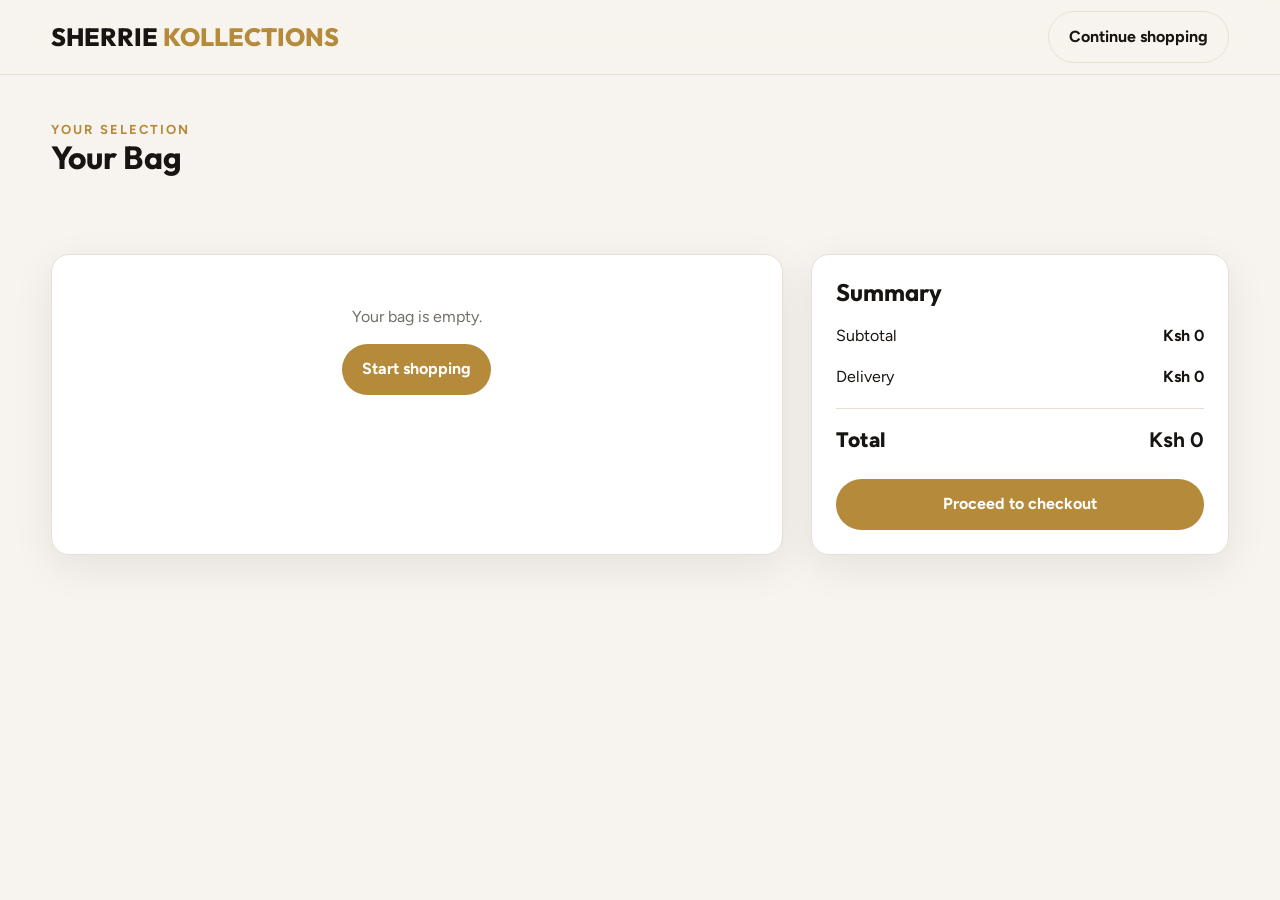
<file: cart.html>
<!doctype html>
<html>
<head><meta charset="utf-8"><meta name="viewport" content="width=device-width,initial-scale=1"><title>Your Bag | Sherrie Kollections</title><link rel="stylesheet" href="css/style.css"></head>
<body>
<nav class="nav"><div class="container nav-inner"><a class="brand" href="index.html">SHERRIE <span>KOLLECTIONS</span></a><a class="btn ghost" href="shop.html">Continue shopping</a></div></nav>
<main class="container">
<div class="section-head" style="margin-top:45px"><div><div class="eyebrow">Your selection</div><h1>Your Bag</h1></div></div>
<div class="cart-layout">
<div class="card" id="items"></div>
<aside class="card summary"><h2>Summary</h2><div class="line"><span>Subtotal</span><b id="sub"></b></div><div class="line"><span>Delivery</span><b id="delivery"></b></div><div class="total line"><span>Total</span><b id="total"></b></div><a class="btn gold" style="width:100%;margin-top:15px" href="checkout.html">Proceed to checkout</a></aside>
</div></main>
<script src="js/app.js"></script>
<script>
function draw(){
 const box=document.querySelector("#items");
 if(!cart.length){box.innerHTML='<div class="empty">Your bag is empty.<br><a class="btn gold" href="shop.html" style="margin-top:15px">Start shopping</a></div>';sub.textContent=delivery.textContent=total.textContent=money(0);return}
 box.innerHTML=cart.map((i,idx)=>{
   const p=products.find(x=>x.id===i.id);
   if(!p)return "";
   return `<div class="cart-row"><img src="${p.image}" alt="${p.name}" onerror="this.src='images/placeholder.svg'"><div><b>${p.name}</b><div class="muted">${i.size||"One size"}</div><div class="price">${money(p.price)}</div></div><div class="qty"><button type="button" onclick="change(${idx},-1)">−</button><span>${i.qty}</span><button type="button" onclick="change(${idx},1)">+</button></div><button type="button" onclick="removeItem(${idx})">✕</button></div>`;
 }).join("");
 const s=cart.reduce((a,i)=>{const p=products.find(p=>p.id===i.id);return a+(p?p.price*i.qty:0)},0);
 const d=s>=CONFIG.freeDeliveryAt?0:CONFIG.deliveryFee;
 sub.textContent=money(s);delivery.textContent=d?money(d):"FREE";total.textContent=money(s+d);
}
function change(i,n){const p=products.find(x=>x.id===cart[i].id);if(!p)return;cart[i].qty=Math.max(1,Math.min(Number(p.stock)||1,cart[i].qty+n));save("sk_cart",cart);draw();updateCartCount()}
function removeItem(i){cart.splice(i,1);save("sk_cart",cart);draw();updateCartCount()}
draw();
</script>
</body></html>
</file>
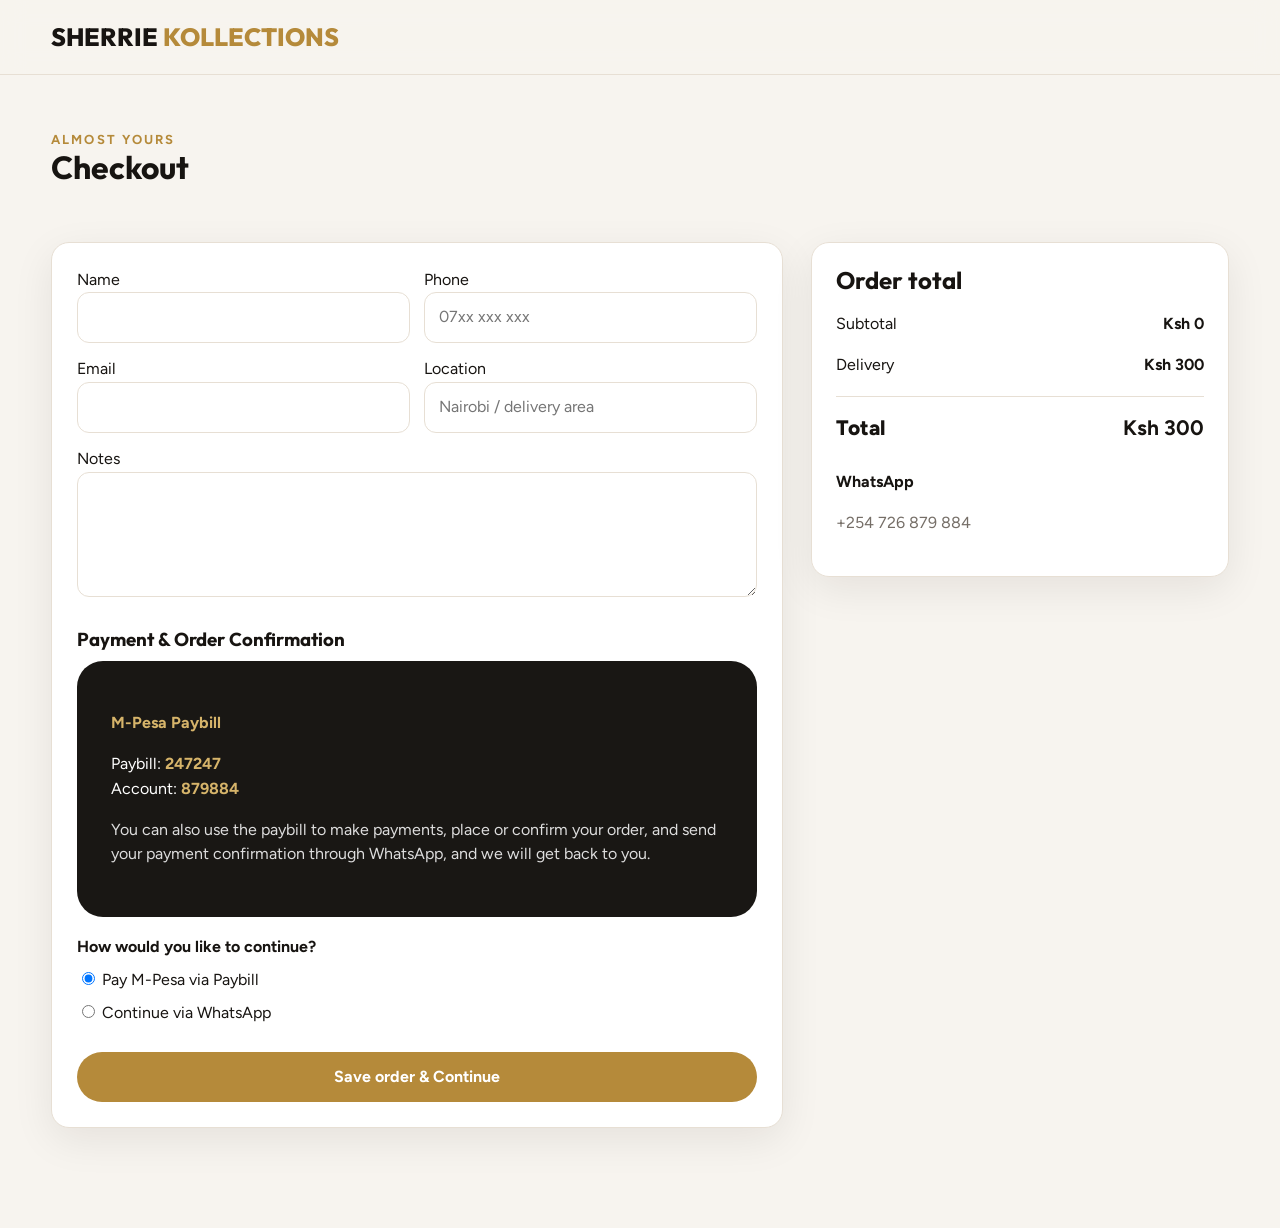
<file: checkout.html>
<!doctype html>
<html>
<head>
    <meta charset="utf-8">
    <meta name="viewport" content="width=device-width,initial-scale=1">
    <title>Checkout | Sherrie Kollections</title>
    <link rel="stylesheet" href="css/style.css">
</head>
<body>
    <nav class="nav"><div class="container nav-inner"><a class="brand" href="index.html">SHERRIE <span>KOLLECTIONS</span></a></div></nav>
    <main class="container section">
        <div class="eyebrow">Almost yours</div><h1>Checkout</h1>
        <div class="cart-layout">
            <form class="card" id="form" style="padding:25px">
                <div class="form-grid">
                    <label>Name<input class="field" name="name" required></label>
                    <label>Phone<input class="field" name="phone" required placeholder="07xx xxx xxx"></label>
                    <label>Email<input class="field" name="email" type="email"></label>
                    <label>Location<input class="field" name="location" required placeholder="Nairobi / delivery area"></label>
                    <label class="full">Notes<textarea class="field" name="notes" rows="4"></textarea></label>
                </div>
                <h3 style="margin-top:25px">Payment & Order Confirmation</h3>
                <div class="promo">
                    <p><strong>M-Pesa Paybill</strong></p>
                    <p>Paybill: <strong>247247</strong><br>Account: <strong>879884</strong></p>
                    <p class="muted" style="color:#ddd">You can also use the paybill to make payments, place or confirm your order, and send your payment confirmation through WhatsApp, and we will get back to you.</p>
                </div>
                <div style="margin-top:18px">
                    <label style="display:block;margin-bottom:8px"><strong>How would you like to continue?</strong></label>
                    <label style="display:block;margin:8px 0"><input type="radio" name="paymentMethod" value="M-Pesa Paybill" checked> Pay M-Pesa via Paybill</label>
                    <label style="display:block;margin:8px 0"><input type="radio" name="paymentMethod" value="WhatsApp"> Continue via WhatsApp</label>
                </div>
                <button class="btn gold" style="margin-top:18px;width:100%" type="submit">Save order & Continue</button>
            </form>
            <aside class="card summary"><h2>Order total</h2><div id="summary"></div><div style="margin-top:18px"><strong>WhatsApp</strong><p class="muted">+254 726 879 884</p></div></aside>
        </div>
    </main>
    <script src="js/app.js"></script>
    <script>
        const subtotal = cart.reduce((a, i) => { const p = products.find(p => p.id === i.id); return a + (p ? p.price * i.qty : 0); }, 0);
        const delivery = subtotal >= CONFIG.freeDeliveryAt ? 0 : CONFIG.deliveryFee;
        const total = subtotal + delivery;
        summary.innerHTML = '<div class="line"><span>Subtotal</span><b>' + money(subtotal) + '</b></div>' +
            '<div class="line"><span>Delivery</span><b>' + (delivery ? money(delivery) : 'FREE') + '</b></div>' +
            '<div class="total line"><span>Total</span><b>' + money(total) + '</b></div>';
        form.onsubmit = e => {
            e.preventDefault();
            if (!cart.length) return toast("Your bag is empty.");
            const fd = new FormData(form);
            const order = {
                id: "SK-" + Date.now().toString().slice(-7), createdAt: new Date().toISOString(), status: "Pending",
                items: cart.map(i => { const p = products.find(x => x.id === i.id); return {...i, name: p.name, price: p.price}; }),
                customer: Object.fromEntries(fd), subtotal, delivery, total
            };
            let orders = load("sk_orders", []); orders.push(order); save("sk_orders", orders); save("sk_cart", []);
            const method = fd.get("paymentMethod");
            if (method === "M-Pesa Paybill") {
                const text = "Hello Sherrie Kollections,\nI have placed order " + order.id +
                    ".\nI will pay via M-Pesa Paybill " + CONFIG.mpesa.paybill +
                    ", Account " + CONFIG.mpesa.account +
                    ".\nTotal: " + money(order.total) +
                    "\nName: " + order.customer.name +
                    "\nPhone: " + order.customer.phone;
                location.href = "https://wa.me/" + CONFIG.whatsapp + "?text=" + encodeURIComponent(text);
            } else {
                location.href = waLink(order);
            }
        };
    </script>
</body>
</html>
</file>
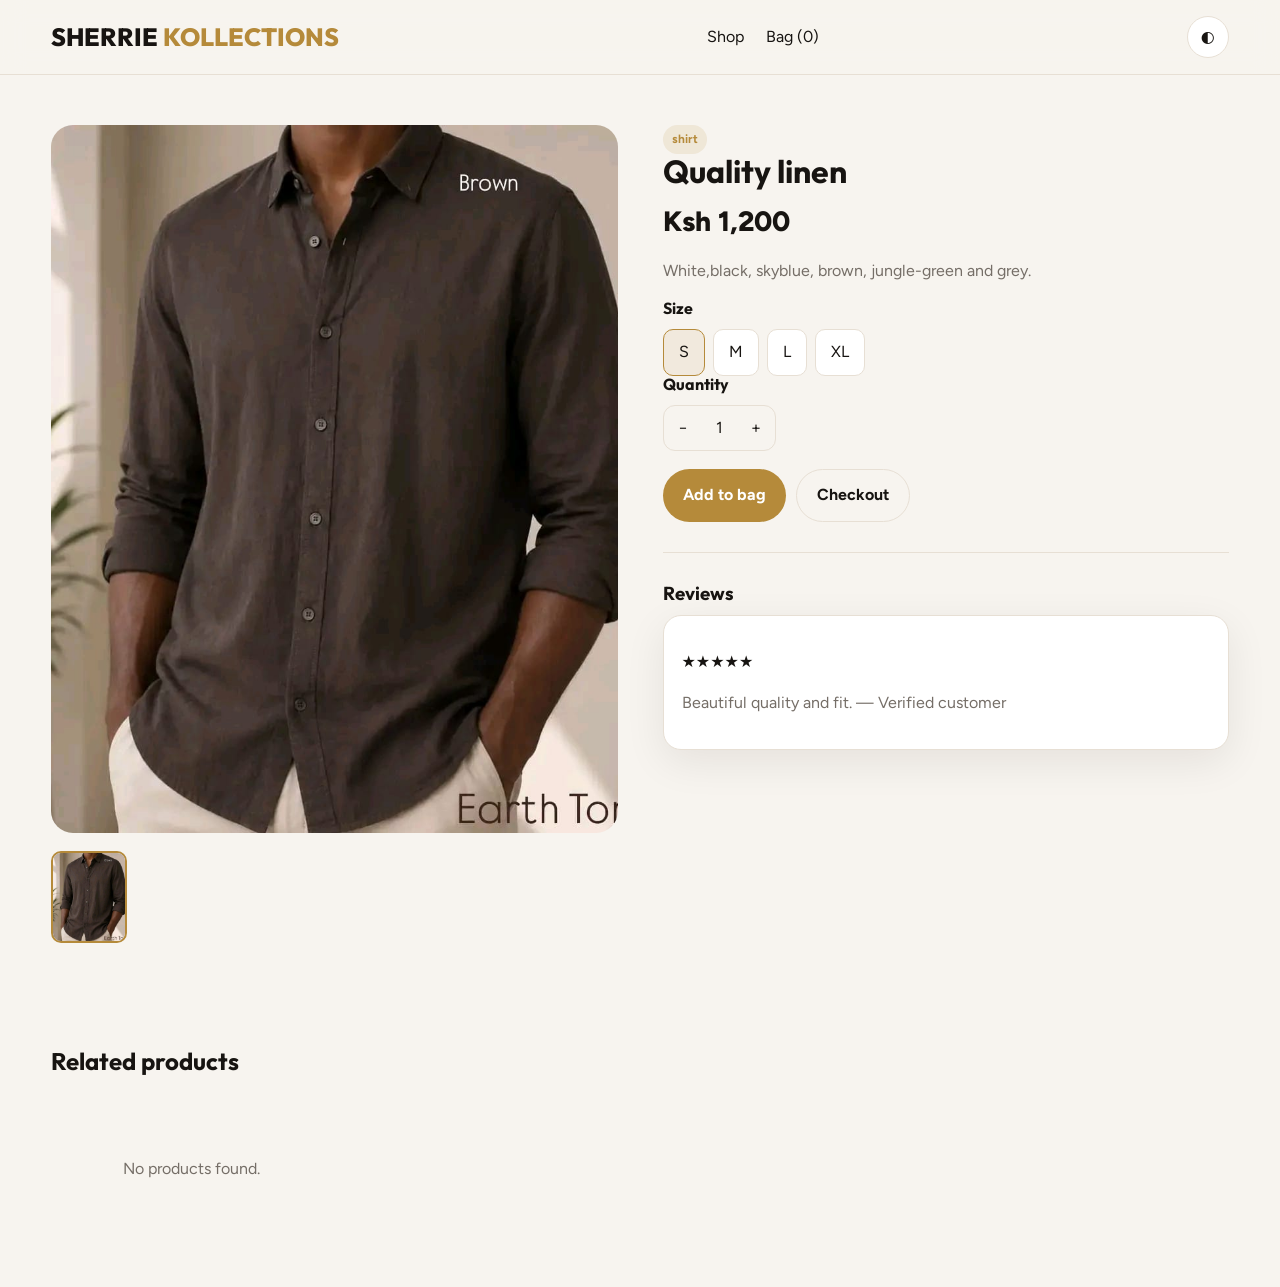
<file: product.html>
<!doctype html>
<html>
<head>
    <meta charset="utf-8">
    <meta name="viewport" content="width=device-width,initial-scale=1">
    <title>Product | Sherrie Kollections</title>
    <link rel="stylesheet" href="css/style.css">
</head>
<body>
<nav class="nav"><div class="container nav-inner">
    <a class="brand" href="index.html">SHERRIE <span>KOLLECTIONS</span></a>
    <div class="navlinks"><a href="shop.html">Shop</a><a href="cart.html">Bag (<span data-cart-count>0</span>)</a></div>
    <button class="icon-btn" data-theme-toggle>◐</button>
</div></nav>
<main class="container" id="product"></main>
<script src="js/app.js"></script>
<script>
const productId = new URLSearchParams(location.search).get("id");
const p = products.find(x => String(x.id) === String(productId)) || products[0];
let size = p.sizes?.[0] || "";
document.title = p.name + " | Sherie Kollections";

product.innerHTML = `
<div class="product-layout">
  <div>
    <img id="mainpic" class="gallery-main" src="${p.image}" alt="${p.name}" onerror="this.src='images/placeholder.svg'">
    <div class="thumbs"><img class="active" src="${p.image}" alt="${p.name}" onclick="document.getElementById('mainpic').src=this.src"></div>
  </div>
  <div>
    <span class="badge">${p.category}</span>
    <h1>${p.name}</h1>
    <div class="price" style="font-size:28px">${money(p.price)}</div>
    <p class="muted">${p.description || ""}</p>
    <h4>Size</h4>
    <div class="sizes">
      ${(p.sizes || []).map((s,i) => `<button type="button" class="size ${i===0?'active':''}" onclick="selectSize('${String(s).replace(/'/g,"\\'")}', this)">${s}</button>`).join("")}
    </div>
    <h4>Quantity</h4>
    <div class="qty">
      <button type="button" onclick="chg(-1)">−</button>
      <span id="qty">1</span>
      <button type="button" onclick="chg(1)">+</button>
    </div>
    <div style="display:flex;gap:10px;margin-top:18px">
      <button type="button" class="btn gold" onclick="addSelectedToCart()">Add to bag</button>
      <a class="btn ghost" href="checkout.html">Checkout</a>
    </div>
    <hr style="border:0;border-top:1px solid var(--border);margin:30px 0">
    <h3>Reviews</h3>
    <div class="card" style="padding:18px"><p>★★★★★</p><p class="muted">Beautiful quality and fit. — Verified customer</p></div>
  </div>
</div>
<section class="section"><div class="section-head"><h2>Related products</h2></div><div class="grid" id="related"></div></section>
`;

function selectSize(value, button) {
  size = value;
  document.querySelectorAll(".size").forEach(x => x.classList.remove("active"));
  button.classList.add("active");
}
function chg(n) {
  const current = Number(document.getElementById("qty").textContent) || 1;
  const max = Math.max(1, Number(p.stock) || 1);
  document.getElementById("qty").textContent = Math.max(1, Math.min(max, current + n));
}
function addSelectedToCart() {
  const quantity = Number(document.getElementById("qty").textContent) || 1;
  addToCart(p.id, quantity, size);
}
renderProducts("#related", products.filter(x => x.category === p.category && x.id !== p.id).slice(0,4));
</script>
</body>
</html>
</file>
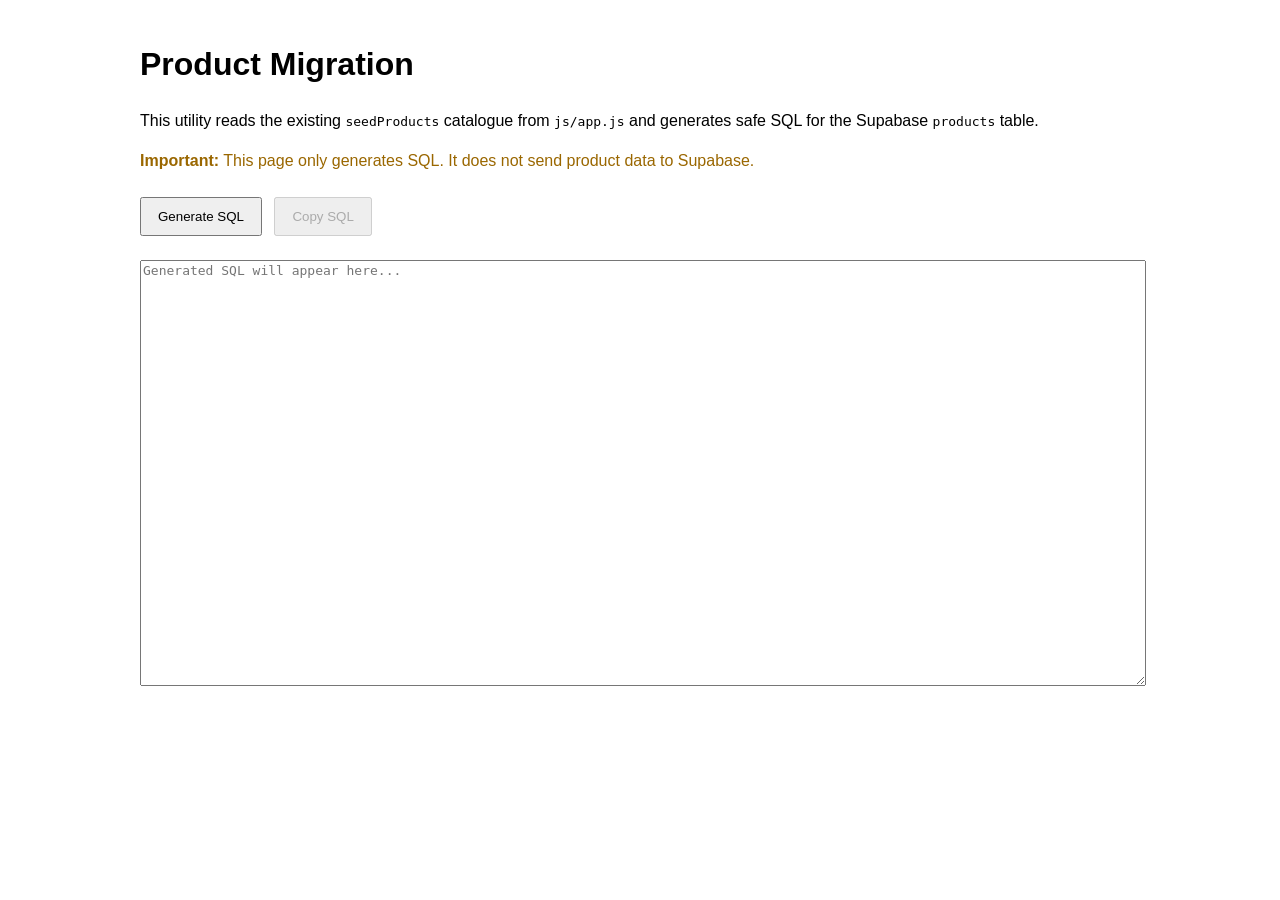
<file: supabase/migrate-products.html>
<!doctype html>
<html lang="en">
<head>
  <meta charset="utf-8">
  <meta name="viewport" content="width=device-width, initial-scale=1">
  <title>Sherie Kollections - Product Migration</title>
  <style>
    body{font-family:Arial,sans-serif;max-width:1000px;margin:40px auto;padding:0 20px;line-height:1.5}
    button{padding:10px 16px;margin:8px 8px 8px 0;cursor:pointer}
    textarea{width:100%;min-height:420px;font-family:monospace;font-size:13px}
    .ok{color:green}.warn{color:#9a6700}.err{color:#b42318}
  </style>
</head>
<body>
  <h1>Product Migration</h1>
  <p>This utility reads the existing <code>seedProducts</code> catalogue from <code>js/app.js</code> and generates safe SQL for the Supabase <code>products</code> table.</p>
  <p class="warn"><strong>Important:</strong> This page only generates SQL. It does not send product data to Supabase.</p>
  <button id="generate">Generate SQL</button>
  <button id="copy" disabled>Copy SQL</button>
  <p id="status"></p>
  <textarea id="sql" placeholder="Generated SQL will appear here..."></textarea>

<script>
const statusEl = document.getElementById("status");
const sqlEl = document.getElementById("sql");
const copyBtn = document.getElementById("copy");

function sqlString(value) {
  return "'" + String(value ?? "").replace(/'/g, "''") + "'";
}

function sqlArray(values) {
  if (!Array.isArray(values) || values.length === 0) return "'{}'";
  return "ARRAY[" + values.map(sqlString).join(", ") + "]::text[]";
}

async function loadSeedProducts() {
  const response = await fetch("../js/app.js", { cache: "no-store" });
  if (!response.ok) throw new Error("Could not read js/app.js (HTTP " + response.status + ")");
  const source = await response.text();
  const start = source.indexOf("const seedProducts = [");
  const end = source.indexOf("];\nconst load =", start);
  if (start < 0 || end < 0) throw new Error("Could not locate seedProducts in js/app.js");
  const arraySource = source.slice(start + "const seedProducts = ".length, end + 1);
  return Function("return " + arraySource)();
}

function buildSql(products) {
  const used = new Map();
  const rows = products.map((p, index) => {
    const base = String(p.id || "p" + (index + 1));
    const count = (used.get(base) || 0) + 1;
    used.set(base, count);
    const legacyId = count === 1 ? base : base + "-" + count;
    const stock = Number.isFinite(Number(p.stock)) ? Math.max(0, Number(p.stock)) : 0;
    return "(" + [
      sqlString(legacyId),
      sqlString(p.name),
      sqlString(p.category),
      Number(p.price) || 0,
      stock,
      sqlArray(p.sizes),
      sqlString(p.image || ""),
      sqlString(p.description || "")
    ].join(", ") + ")";
  });

  return `-- Sherie Kollections Stage 1 product migration\n-- Generated from the current js/app.js seedProducts catalogue.\n-- Duplicate legacy IDs are automatically suffixed (-2, -3, etc.).\n\ninsert into public.products\n  (legacy_id, name, category, price, stock, sizes, image_url, description)\nvalues\n  ${rows.join(",\n  ")};\n\n-- Verify the imported catalogue.\nselect legacy_id, name, category, price, stock, image_url\nfrom public.products\norder by created_at desc;`;
}

document.getElementById("generate").onclick = async () => {
  try {
    statusEl.className = "";
    statusEl.textContent = "Reading the current catalogue...";
    const products = await loadSeedProducts();
    sqlEl.value = buildSql(products);
    copyBtn.disabled = false;
    statusEl.className = "ok";
    statusEl.textContent = `Generated migration SQL for ${products.length} products. Review it, copy it, and run it in Supabase SQL Editor.`;
  } catch (error) {
    statusEl.className = "err";
    statusEl.textContent = error.message;
  }
};

copyBtn.onclick = async () => {
  await navigator.clipboard.writeText(sqlEl.value);
  statusEl.className = "ok";
  statusEl.textContent = "SQL copied to clipboard.";
};
</script>
</body>
</html>
</file>
<file: css/style.css>
@import url('https://fonts.googleapis.com/css2?family=Figtree:wght@400;500;600;700&family=Outfit:wght@400;500;600;700;800&display=swap');

:root{
    --bg:#f7f4ef;
    --surface:#fff;
    --text:#171411;
    --muted:#756e67;
    --gold:#b58a3a;
    --gold2:#d6b46a;
    --border:#e7dfd4;
    --danger:#a52b2b;
    --shadow:0 12px 40px rgba(24,17,10,.08);
    --radius:18px
}
[data-theme="dark"]{
    --bg:#11100e;
    --surface:#191714;
    --text:#f7f2e9;
    --muted:#b6aa9b;
    --border:#302a23;
    --shadow:0 12px 40px rgba(0,0,0,.3)
}
*{
    box-sizing:border-box
}
html{
    scroll-behavior:smooth
}
body{
    margin:0;
    background:var(--bg);
    color:var(--text);
    font-family:Figtree,system-ui,sans-serif;
    line-height:1.55
}
h1,h2,h3,h4{
    font-family:Outfit,sans-serif;
    line-height:1.1;
    margin:0 0 .7rem
}
a{
    color:inherit;
    text-decoration:none
}
button,input,select,textarea{
    font:inherit
}
button{
    cursor:pointer;
    border:0
}
.container{
    width:min(1180px,92%);
    margin:auto
}
.topbar{
    background:#171411;
    color:#fff;
    text-align:center;
    padding:8px;
    font-size:13px
}
.nav{
    position:sticky;
    top:0;
    z-index:20;
    background:color-mix(in srgb,var(--bg) 94%,transparent);
    backdrop-filter:blur(12px);
    border-bottom:1px solid var(--border)
}
.nav-inner{
    height:74px;display:flex;
    align-items:center;
    justify-content:space-between;
    gap:20px
}
.brand{
    font:800 25px Outfit
}
.brand span{
    color:var(--gold)
}
.navlinks{
    display:flex;
    gap:22px;
    align-items:center
}
.navlinks a:hover{
    color:var(--gold)
}
.nav-actions{
    display:flex;
    gap:8px
}
.icon-btn{
    width:42px;
    height:42px;
    border:1px solid var(--border);
    background:var(--surface);
    color:var(--text);
    border-radius:50%
}
.hero{
    padding:70px 0 55px
}
.hero-grid{
    display:grid;
    grid-template-columns:1.05fr .95fr;
    gap:40px;
    align-items:center
}
.eyebrow{
    letter-spacing:.16em;
    text-transform:uppercase;
    color:var(--gold);
    font-weight:700;
    font-size:13px
}
.hero h1{
    font-size:clamp(42px,6vw,78px)
}
.hero p{
    font-size:18px;
    color:var(--muted);
    max-width:600px
}
.hero-img{
    width:100%;
    aspect-ratio:4/5;
    object-fit:cover;
    border-radius:28px;
    box-shadow:var(--shadow)
}
.btn{
    display:inline-flex;
    align-items:center;
    justify-content:center;
    gap:8px;
    padding:13px 20px;
    border-radius:999px;
    background:var(--text);
    color:var(--bg);
    font-weight:700
}
.btn.gold{
    background:var(--gold);
    color:#fff
}
.btn.ghost{
    background:transparent;
    color:var(--text);
    border:1px solid var(--border)
}
.section{
    padding:55px 0
}
.section-head{
    display:flex;
    justify-content:space-between;
    align-items:end;
    margin-bottom:22px
}
.section-head p{
    color:var(--muted)
}
.tiles,.grid{
    display:grid;
    grid-template-columns:repeat(4,1fr);
    gap:18px
}
.tile{
    position:relative;
    min-height:260px;
    border-radius:20px;
    overflow:hidden
}
.tile img{
    width:100%;
    height:100%;
    object-fit:cover;
    position:absolute;
    inset:0
}
.tile:after{
    content:"";
    position:absolute;
    inset:0;
    background:linear-gradient(transparent 40%,rgba(0,0,0,.65))
}
.tile div{
    position:absolute;
    z-index:1;
    bottom:18px;
    left:18px;
    color:#fff
}
.card{
    background:var(--surface);
    border:1px solid var(--border);
    border-radius:var(--radius);
    overflow:hidden;
    box-shadow:var(--shadow)
}
.product-card .pic{
    position:relative
}
.product-card img{
    display:block;
    width:100%;
    aspect-ratio:4/5;
    object-fit:cover
}
.product-card .info{
    padding:15px
}
.product-card h3{
    font-size:18px
}
.price{
    font-weight:800
}
.muted{
    color:var(--muted)
}
.badge{
    display:inline-block;
    padding:5px 9px;
    border-radius:999px;
    background:rgba(181,138,58,.13);
    color:var(--gold);
    font-size:12px;
    font-weight:700
}
.filters{
    display:grid;
    grid-template-columns:2fr 1fr 1fr 1fr;
    gap:10px;
    margin:25px 0
}
.field,.filters input,.filters select{
    width:100%;
    padding:12px 14px;
    border:1px solid var(--border);
    background:var(--surface);color:var(--text);
    border-radius:12px;
    outline:none
}
.promo{
    background:#191714;
    color:#fff;
    border-radius:26px;
    padding:34px
}
.promo strong{
    color:var(--gold2)
}
.footer{
    margin-top:70px;
    border-top:1px solid var(--border);
    padding:40px 0
}
.footer-grid{
    display:grid;
    grid-template-columns:2fr 1fr 1fr;
    gap:30px
}
.footer p{
    color:var(--muted)
}
.product-layout{
    display:grid;
    grid-template-columns:1fr 1fr;
    gap:45px;
    padding:50px 0
}
    .gallery-main{
        width:100%;
        aspect-ratio:4/5;
        object-fit:cover;
        border-radius:22px
    }
.thumbs{
    display:flex;
    gap:10px;
    margin-top:10px
}
.thumbs img{
    width:76px;
    height:92px;
    object-fit:cover;
    border-radius:10px;
    border:2px solid transparent
}
.thumbs img.active{
    border-color:var(--gold)
}
.sizes{
    display:flex;
    gap:8px;
    flex-wrap:wrap
}
.size{
    border:1px solid var(--border);
    padding:10px 15px;
    border-radius:10px;
    background:var(--surface);color:var(--text)
}
.size.active{
    border-color:var(--gold);
    background:rgba(181,138,58,.1)
}
.qty{
    display:flex;
    align-items:center;
    border:1px solid var(--border);
    border-radius:12px;
    width:max-content
}
.qty button,.qty span{
    padding:10px 14px;
    background:transparent;
    color:var(--text)
}
.cart-layout{
    display:grid;
    grid-template-columns:1.4fr .8fr;
    gap:28px;
    padding:45px 0
}
.cart-row{
    display:grid;
    grid-template-columns:90px 1fr auto auto;
    gap:15px;
    align-items:center;
    padding:16px;
    border-bottom:1px solid var(--border)
}
.cart-row img{
    width:90px;
    height:110px;
    object-fit:cover;
    border-radius:10px
}
.summary{
    padding:24px;
    position:sticky;
    top:95px;
    height:max-content
}
.line{
    display:flex;
    justify-content:space-between;
    padding:8px 0
}
.total{
    font-size:21px;
    font-weight:800;
    border-top:1px solid var(--border);
    margin-top:10px;
    padding-top:15px
}
.form-grid{
    display:grid;
    grid-template-columns:1fr 1fr;
    gap:14px
}
.full{
    grid-column:1/-1
}
.admin-grid{
    display:grid;
    grid-template-columns:260px 1fr;
    gap:24px
}
.admin-side{
    padding:20px;
    position:sticky;
    top:90px;
    height:max-content
}
.table-wrap{
    overflow:auto
}
.table{
    width:100%;
    border-collapse:collapse
}
.table th,.table td{
    padding:12px;
    border-bottom:1px solid var(--border);
    text-align:left;
    white-space:nowrap
}
.toast{
    position:fixed;
    right:20px;
    bottom:20px;
    z-index:99;
    background:var(--text);
    color:var(--bg);
    padding:13px 18px;
    border-radius:12px;
    opacity:0;
    transform:translateY(15px);
    transition:.25s
}
.toast.show{
    opacity:1;
    transform:none
}
.reveal{
    opacity:0;
    transform:translateY(18px);transition:.7s
}
.reveal.visible{
    opacity:1;
    transform:none
}
.empty{
    text-align:center;
    padding:50px;
    color:var(--muted)
}
@media(max-width:850px){
    .navlinks{
        display:none
    }
    .hero-grid,.product-layout,.cart-layout,.admin-grid{
        grid-template-columns:1fr
    }
    .tiles,.grid{
        grid-template-columns:repeat(2,1fr)
    }
    .filters,.form-grid{
        grid-template-columns:1fr
    }
    .footer-grid{
        grid-template-columns:1fr
    }
    .summary{
        position:static
    }
    .cart-row{
        grid-template-columns:70px 1fr
    }
    .cart-row>*:nth-child(n+3){
        grid-column:2
    }
    .cart-row img{
        width:70px;height:90px
    }
}
@media(max-width:520px){
    .tiles,.grid{
        grid-template-columns:1fr 1fr;gap:10px
    }
    .hero{
        padding-top:35px
    }
    .section{
        padding:38px 0
    }
    .product-card .info{
        padding:10px
    }
    .product-card h3{
        font-size:15px
    }
    .btn{
        padding:11px 15px
    }
}
</file>
